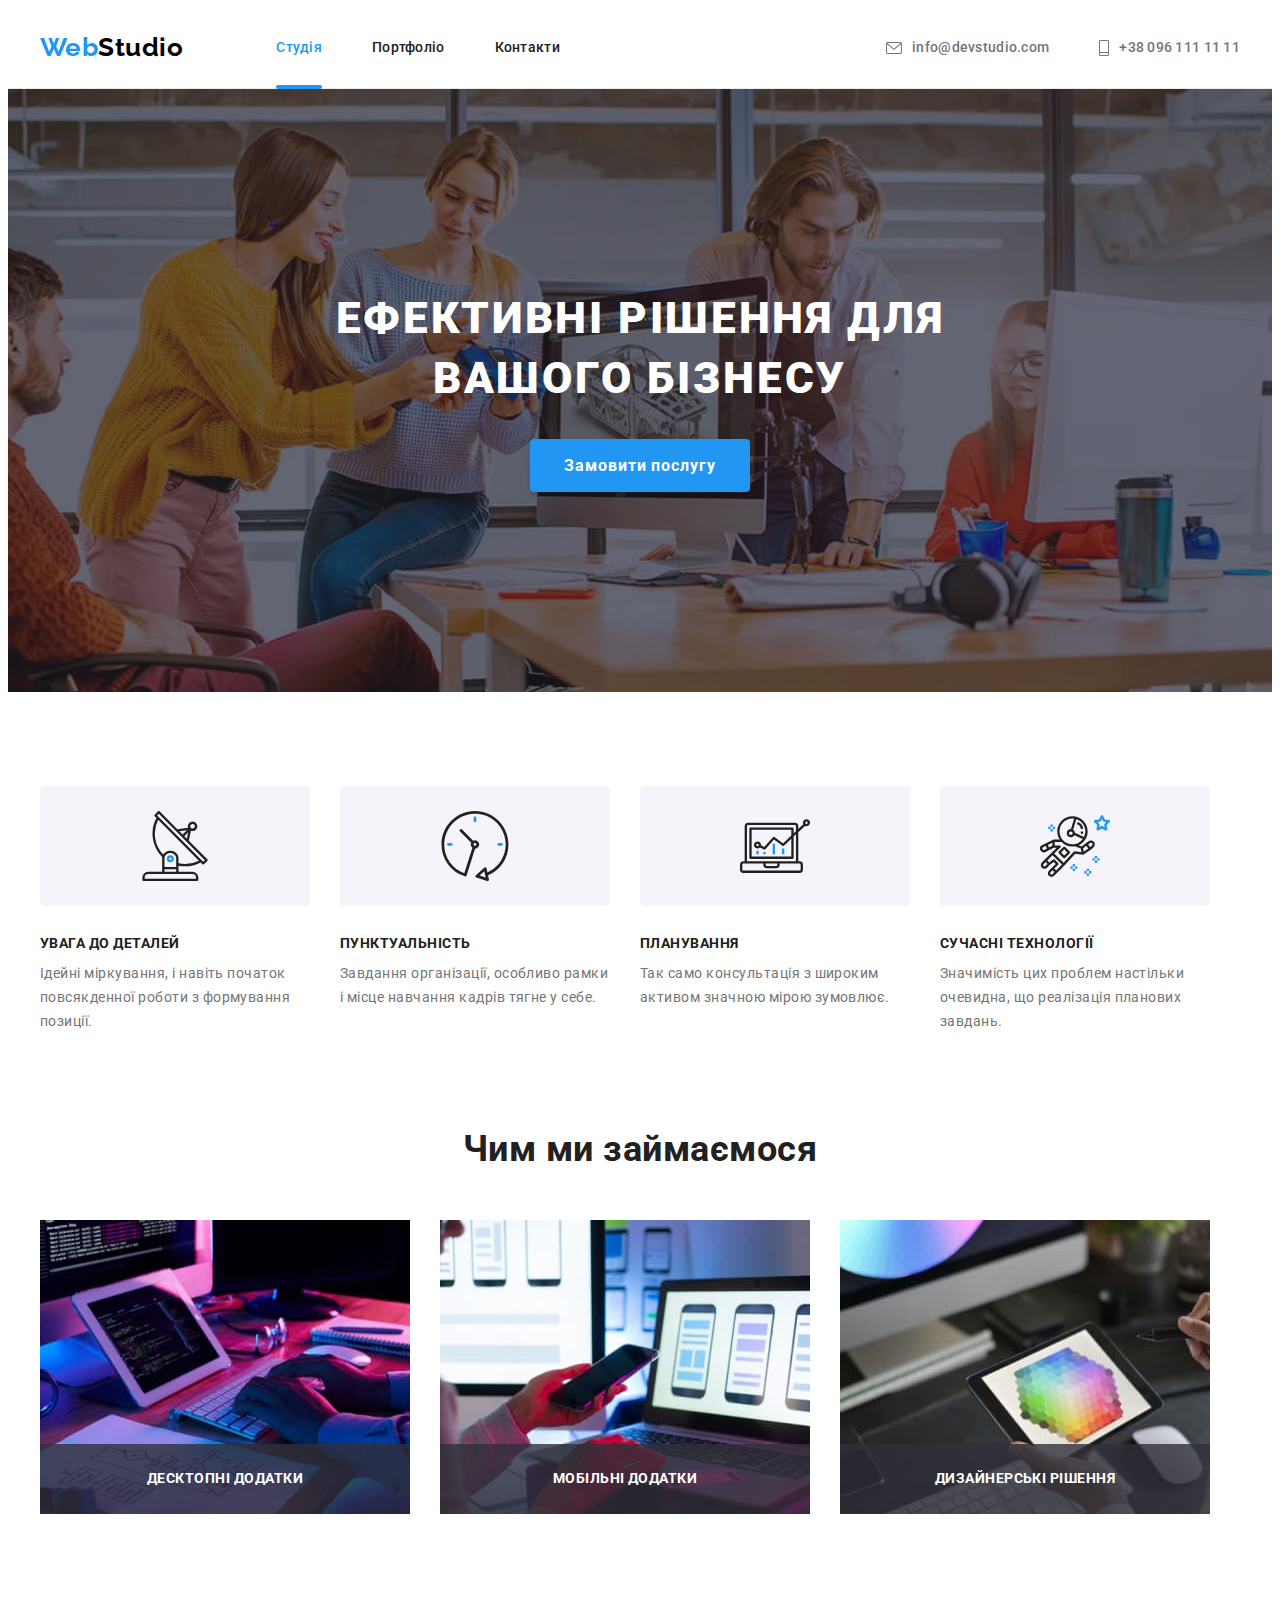
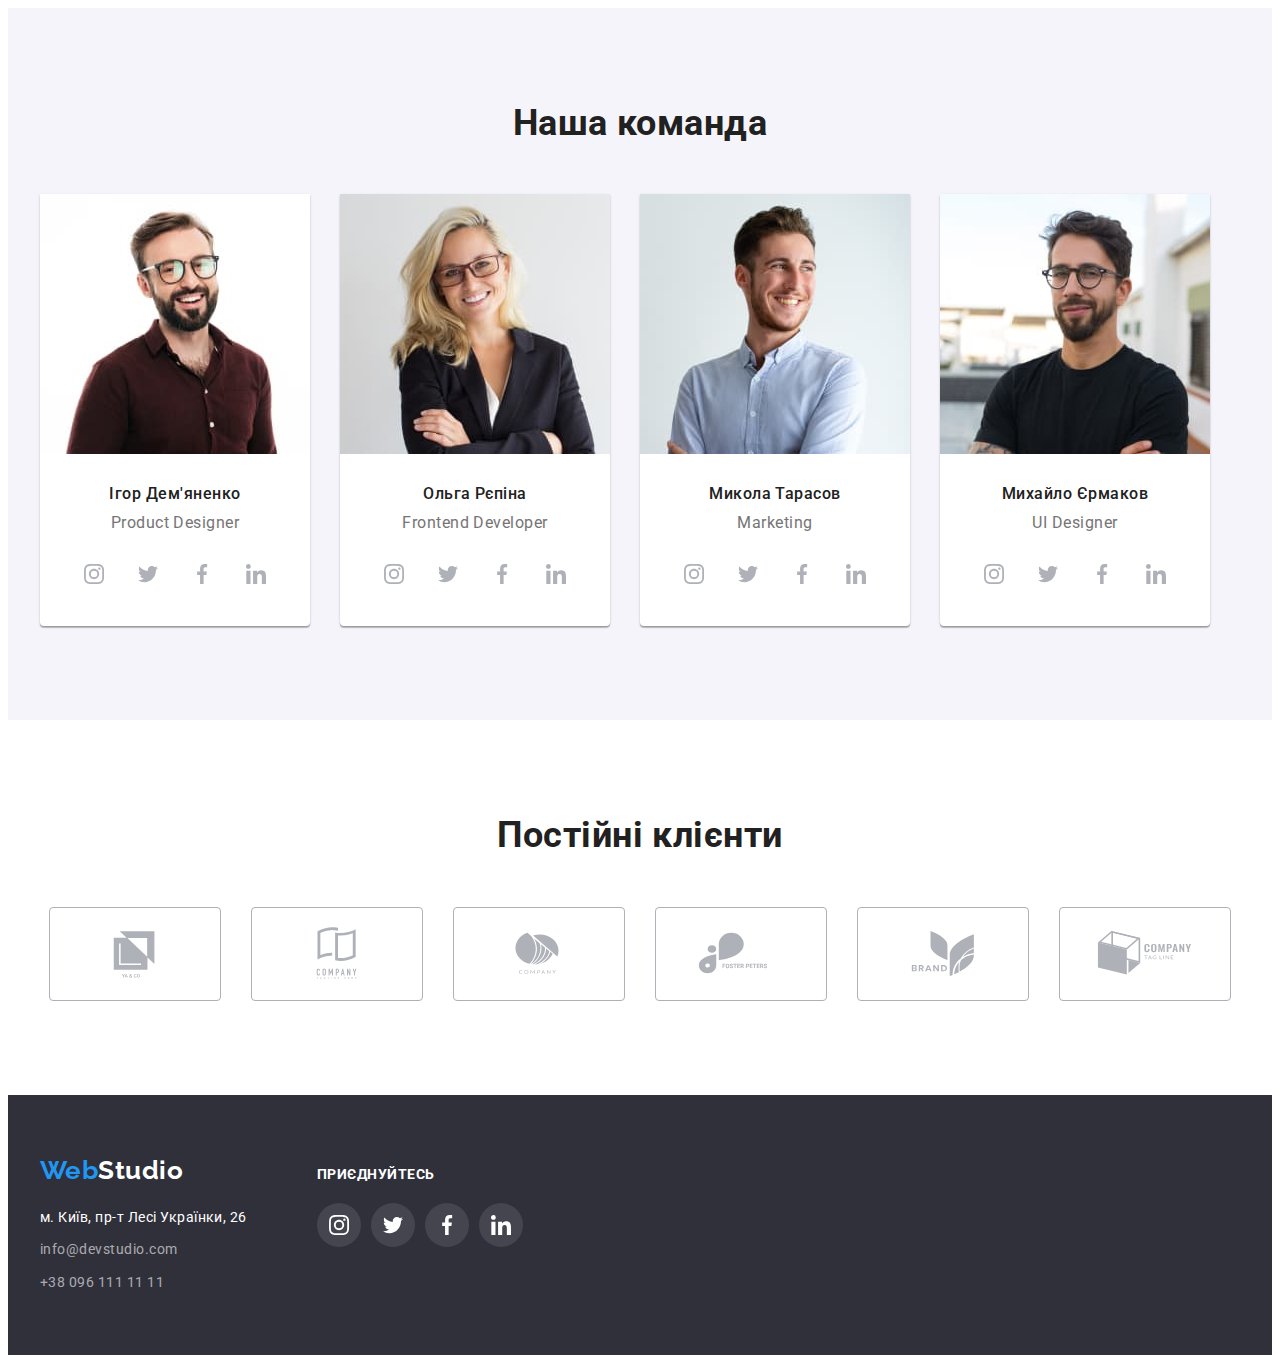
<file: index.html>
<!DOCTYPE html>
<html lang="uk">
  <head>
    <meta charset="UTF-8" />
    <meta http-equiv="X-UA-Compatible" content="IE=edge" />
    <meta name="viewport" content="width=device-width, initial-scale=1.0" />
    <title>WebStudio</title>
    <link rel="preconnect" href="https://fonts.googleapis.com" />
    <link rel="preconnect" href="https://fonts.gstatic.com" crossorigin />
    <!-- Fonts -->
    <link
      href="https://fonts.googleapis.com/css2?family=Raleway:wght@700&family=Roboto:wght@400;500;700;900&display=swap"
      rel="stylesheet"
    />
    <!-- Normalize -->
    <link
      rel="stylesheet"
      href="https://cdnjs.cloudflare.com/ajax/libs/modern-normalize/1.1.0/modern-normalize.min.css"
      integrity="sha512-wpPYUAdjBVSE4KJnH1VR1HeZfpl1ub8YT/NKx4PuQ5NmX2tKuGu6U/JRp5y+Y8XG2tV+wKQpNHVUX03MfMFn9Q=="
      crossorigin="anonymous"
      referrerpolicy="no-referrer"
    />
    <!-- CSS -->
    <link rel="stylesheet" href="./css/styles.css" />
  </head>

  <body>
    <!-- HEADER -->
    <header class="header-section">
      <div class="container header-container">
        <nav class="navigation">
          <a href="./index.html" class="logo link" lang="en"
            ><span class="logo-web">Web</span>Studio</a
          >
          <ul class="site-nav list">
            <li class="nav-item">
              <a href="./index.html" class="nav-link link current">Студія</a>
            </li>
            <li class="nav-item"><a href="./portfolio.html" class="nav-link link">Портфоліо</a></li>
            <li class="nav-item"><a href="#" class="nav-link link">Контакти</a></li>
          </ul>
        </nav>

        <!-- Contacts header -->
        <ul class="contact-list list">
          <li class="contact-item">
            <a href="mailto:info@devstudio.com" class="contact-email link"
              ><svg class="contact-icon" width="16" height="12">
                <use href="./images/icons.svg#mail"></use></svg
              >info@devstudio.com</a
            >
          </li>
          <li class="contact-item">
            <a href="tel:+380961111111" class="contact-phone link"
              ><svg class="contact-icon" width="10" height="16">
                <use href="./images/icons.svg#phone"></use></svg
              >+38 096 111 11 11</a
            >
          </li>
        </ul>
      </div>
    </header>

    <main>
      <!-- HERO -->
      <section class="hero">
        <div class="container">
          <h1 class="hero-title">Ефективні рішення для вашого бізнесу</h1>
          <button data-modal-open class="button-order" type="button">Замовити послугу</button>
          <div data-modal class="backdrop is-hidden">
            <div class="modal">
              <button data-modal-close class="close-btn">
                <svg class="close-icon" width="11" height="11">
                  <use href="./images/icons.svg#close"></use>
                </svg>
              </button>
            </div>
          </div>
        </div>
      </section>

      <!-- Переваги -->
      <section class="section">
        <div class="container">
          <h2 class="visually-hidden">Наші переваги</h2>
          <ul class="feature-list list">
            <li class="feature-item">
              <div class="thumb">
                <svg class="feature-icon" width="70" height="70">
                  <use href="./images/icons.svg#antenna"></use>
                </svg>
              </div>
              <h3 class="feature-title title">УВАГА ДО ДЕТАЛЕЙ</h3>
              <p class="text">
                Ідейні міркування, і навіть початок повсякденної роботи з формування позиції.
              </p>
            </li>
            <li class="feature-item">
              <div class="thumb">
                <svg class="feature-icon" width="70" height="70">
                  <use href="./images/icons.svg#clock"></use>
                </svg>
              </div>
              <h3 class="feature-title title">ПУНКТУАЛЬНІСТЬ</h3>
              <p class="text">
                Завдання організації, особливо рамки і місце навчання кадрів тягне у себе.
              </p>
            </li>
            <li class="feature-item">
              <div class="thumb">
                <svg class="feature-icon" width="70" height="70">
                  <use href="./images/icons.svg#diagram"></use>
                </svg>
              </div>
              <h3 class="feature-title title">ПЛАНУВАННЯ</h3>
              <p class="text">Так само консультація з широким активом значною мірою зумовлює.</p>
            </li>
            <li class="feature-item">
              <div class="thumb">
                <svg class="feature-icon" width="70" height="70">
                  <use href="./images/icons.svg#astronaut"></use>
                </svg>
              </div>
              <h3 class="feature-title title">СУЧАСНІ ТЕХНОЛОГІЇ</h3>
              <p class="text">
                Значимість цих проблем настільки очевидна, що реалізація планових завдань.
              </p>
            </li>
          </ul>
        </div>
      </section>

      <!-- Чим ми займаємося -->
      <section class="work section">
        <div class="container">
          <h2 class="work-title section-title">Чим ми займаємося</h2>
          <ul class="work-list list">
            <li>
              <div class="wrapper">
                <img
                  src="./images/work/coding.jpg"
                  alt="Розробка програмного забезпечення"
                  width="370"
                />
                <div class="overlay-box">
                  <p class="overlay-text">Десктопні додатки</p>
                </div>
              </div>
            </li>
            <li>
              <div class="wrapper">
                <img
                  src="./images/work/apps_for_phone.jpg"
                  alt="Тестування мобільного додатку"
                  width="370"
                />
                <div class="overlay-box">
                  <p class="overlay-text">Мобільні додатки</p>
                </div>
              </div>
            </li>
            <li>
              <div class="wrapper">
                <img
                  src="./images/work/apps_for_tablet.jpg"
                  alt="Робота з палітрою кольорів"
                  width="370"
                />
                <div class="overlay-box">
                  <p class="overlay-text">Дизайнерські рішення</p>
                </div>
              </div>
            </li>
          </ul>
        </div>
      </section>

      <!-- Наша команда -->
      <section class="team section">
        <div class="container">
          <h2 class="team-title section-title">Наша команда</h2>
          <ul class="team-list list">
            <li class="team-card">
              <img
                src="./images/team/product_designer.jpg"
                alt="фото Продукт дизайнер"
                width="270"
              />
              <div class="box">
                <h3 class="team-name">Ігор Дем'яненко</h3>
                <p class="team-job-title" lang="en">Product Designer</p>
                <ul class="socials list">
                  <li class="socials-item">
                    <a
                      class="socials-link link"
                      href="https://www.instagram.com"
                      target="_blank"
                      rel="nofollow noopener noreferrer"
                      aria-label="instagram"
                      ><svg class="socials-icon" width="20" height="20">
                        <use href="./images/icons.svg#instagram"></use></svg
                    ></a>
                  </li>
                  <li class="socials-item">
                    <a
                      class="socials-link link"
                      href="https://twitter.com"
                      target="_blank"
                      rel="nofollow noopener noreferrer"
                      aria-label="twitter"
                      ><svg class="socials-icon" width="20" height="20">
                        <use href="./images/icons.svg#twitter"></use></svg
                    ></a>
                  </li>
                  <li class="socials-item">
                    <a
                      class="socials-link link"
                      href="https://www.facebook.com"
                      target="_blank"
                      rel="nofollow noopener noreferrer"
                      aria-label="facebook"
                      ><svg class="socials-icon" width="20" height="20">
                        <use href="./images/icons.svg#facebook"></use></svg
                    ></a>
                  </li>
                  <li class="socials-item">
                    <a
                      class="socials-link link"
                      href="https://www.linkedin.com"
                      target="_blank"
                      rel="nofollow noopener noreferrer"
                      aria-label="linkedin"
                      ><svg class="socials-icon" width="20" height="20">
                        <use href="./images/icons.svg#linkedin"></use></svg
                    ></a>
                  </li>
                </ul>
              </div>
            </li>
            <li class="team-card">
              <img
                src="./images/team/frontend_developer.jpg"
                alt="фото Розробник інтерфейсу"
                width="270"
              />
              <div class="box">
                <h3 class="team-name">Ольга Рєпіна</h3>
                <p class="team-job-title" lang="en">Frontend Developer</p>
                <ul class="socials list">
                  <li class="socials-item">
                    <a
                      class="socials-link link"
                      href="https://www.instagram.com"
                      target="_blank"
                      rel="nofollow noopener noreferrer"
                      aria-label="instagram"
                      ><svg class="socials-icon" width="20" height="20">
                        <use href="./images/icons.svg#instagram"></use></svg
                    ></a>
                  </li>
                  <li class="socials-item">
                    <a
                      class="socials-link link"
                      href="https://twitter.com"
                      target="_blank"
                      rel="nofollow noopener noreferrer"
                      aria-label="twitter"
                      ><svg class="socials-icon" width="20" height="20">
                        <use href="./images/icons.svg#twitter"></use></svg
                    ></a>
                  </li>
                  <li class="socials-item">
                    <a
                      class="socials-link link"
                      href="https://www.facebook.com"
                      target="_blank"
                      rel="nofollow noopener noreferrer"
                      aria-label="facebook"
                      ><svg class="socials-icon" width="20" height="20">
                        <use href="./images/icons.svg#facebook"></use></svg
                    ></a>
                  </li>
                  <li class="socials-item">
                    <a
                      class="socials-link link"
                      href="https://www.linkedin.com"
                      target="_blank"
                      rel="nofollow noopener noreferrer"
                      aria-label="linkedin"
                      ><svg class="socials-icon" width="20" height="20">
                        <use href="./images/icons.svg#linkedin"></use></svg
                    ></a>
                  </li>
                </ul>
              </div>
            </li>
            <li class="team-card">
              <img src="./images/team/marketing.jpg" alt="фото Маркетинг" width="270" />
              <div class="box">
                <h3 class="team-name">Микола Тарасов</h3>
                <p class="team-job-title" lang="en">Marketing</p>
                <ul class="socials list">
                  <li class="socials-item">
                    <a
                      class="socials-link link"
                      href="https://www.instagram.com"
                      target="_blank"
                      rel="nofollow noopener noreferrer"
                      aria-label="instagram"
                      ><svg class="socials-icon" width="20" height="20">
                        <use href="./images/icons.svg#instagram"></use></svg
                    ></a>
                  </li>
                  <li class="socials-item">
                    <a
                      class="socials-link link"
                      href="https://twitter.com"
                      target="_blank"
                      rel="nofollow noopener noreferrer"
                      aria-label="twitter"
                      ><svg class="socials-icon" width="20" height="20">
                        <use href="./images/icons.svg#twitter"></use></svg
                    ></a>
                  </li>
                  <li class="socials-item">
                    <a
                      class="socials-link link"
                      href="https://www.facebook.com"
                      target="_blank"
                      rel="nofollow noopener noreferrer"
                      aria-label="facebook"
                      ><svg class="socials-icon" width="20" height="20">
                        <use href="./images/icons.svg#facebook"></use></svg
                    ></a>
                  </li>
                  <li class="socials-item">
                    <a
                      class="socials-link link"
                      href="https://www.linkedin.com"
                      target="_blank"
                      rel="nofollow noopener noreferrer"
                      aria-label="linkedin"
                      ><svg class="socials-icon" width="20" height="20">
                        <use href="./images/icons.svg#linkedin"></use></svg
                    ></a>
                  </li>
                </ul>
              </div>
            </li>
            <li class="team-card">
              <img
                src="./images/team/ui_designer.jpg"
                alt="фото Дизайнер інтерфейсу користувача"
                width="270"
              />
              <div class="box">
                <h3 class="team-name">Михайло Єрмаков</h3>
                <p class="team-job-title" lang="en">UI Designer</p>
                <ul class="socials list">
                  <li class="socials-item">
                    <a
                      class="socials-link link"
                      href="https://www.instagram.com"
                      target="_blank"
                      rel="nofollow noopener noreferrer"
                      aria-label="instagram"
                      ><svg class="socials-icon" width="20" height="20">
                        <use href="./images/icons.svg#instagram"></use></svg
                    ></a>
                  </li>
                  <li class="socials-item">
                    <a
                      class="socials-link link"
                      href="https://twitter.com"
                      target="_blank"
                      rel="nofollow noopener noreferrer"
                      aria-label="twitter"
                      ><svg class="socials-icon" width="20" height="20">
                        <use href="./images/icons.svg#twitter"></use></svg
                    ></a>
                  </li>
                  <li class="socials-item">
                    <a
                      class="socials-link link"
                      href="https://www.facebook.com"
                      target="_blank"
                      rel="nofollow noopener noreferrer"
                      aria-label="facebook"
                      ><svg class="socials-icon" width="20" height="20">
                        <use href="./images/icons.svg#facebook"></use></svg
                    ></a>
                  </li>
                  <li class="socials-item">
                    <a
                      class="socials-link link"
                      href="https://www.linkedin.com"
                      target="_blank"
                      rel="nofollow noopener noreferrer"
                      aria-label="linkedin"
                      ><svg class="socials-icon" width="20" height="20">
                        <use href="./images/icons.svg#linkedin"></use></svg
                    ></a>
                  </li>
                </ul>
              </div>
            </li>
          </ul>
        </div>
      </section>

      <!-- Постійні клієнти -->
      <section class="customers section">
        <div class="container">
          <h2 class="section-title">Постійні клієнти</h2>
          <ul class="clients list">
            <li class="client-card">
              <a class="card-link link" href="#"
                ><svg class="customer-icon" width="106" height="60">
                  <use href="./images/icons.svg#client-1"></use></svg
              ></a>
            </li>
            <li class="client-card">
              <a class="card-link link" href="#"
                ><svg class="customer-icon" width="106" height="60">
                  <use href="./images/icons.svg#client-2"></use></svg
              ></a>
            </li>
            <li class="client-card">
              <a class="card-link link" href="#"
                ><svg class="customer-icon" width="106" height="60">
                  <use href="./images/icons.svg#client-3"></use></svg
              ></a>
            </li>
            <li class="client-card">
              <a class="card-link link" href="#"
                ><svg class="customer-icon" width="106" height="60">
                  <use href="./images/icons.svg#client-4"></use></svg
              ></a>
            </li>
            <li class="client-card">
              <a class="card-link link" href="#"
                ><svg class="customer-icon" width="106" height="60">
                  <use href="./images/icons.svg#client-5"></use></svg
              ></a>
            </li>
            <li class="client-card">
              <a class="card-link link" href="#"
                ><svg class="customer-icon" width="106" height="60">
                  <use href="./images/icons.svg#client-6"></use></svg
              ></a>
            </li>
          </ul>
        </div>
      </section>
    </main>

    <!-- FOOTER -->
    <footer class="footer">
      <div class="container">
        <div class="footer-info">
          <a class="logo logo-footer" href="./index.html" lang="en"
            ><span class="logo-web">Web</span>Studio</a
          >
          <address class="address">
            <ul class="adress-list list">
              <li>
                <a
                  class="adress-map link"
                  href="https://goo.gl/maps/CPtrU1FHBa2aNyZL9"
                  target="_blank"
                  rel="noopener noreferrer"
                >
                  м. Київ, пр-т Лесі Українки, 26
                </a>
              </li>
              <li class="contact-footer">
                <a class="contact-link link" href="mailto:info@devstudio.com">
                  info@devstudio.com</a
                >
              </li>
              <li class="contact-footer">
                <a class="contact-link link" href="tel:+380961111111"> +38 096 111 11 11</a>
              </li>
            </ul>
          </address>
        </div>

        <!-- Footer socials -->
        <div class="footer-socials">
          <h2 class="section-title">Приєднуйтесь</h2>
          <ul class="socials list">
            <li class="socials-item">
              <a
                class="socials-link link"
                href="https://www.instagram.com"
                target="_blank"
                rel="nofollow noopener noreferrer"
                aria-label="instagram"
                ><svg class="socials-icon" width="20" height="20">
                  <use href="./images/icons.svg#instagram"></use></svg
              ></a>
            </li>
            <li class="socials-item">
              <a
                class="socials-link link"
                href="https://twitter.com"
                target="_blank"
                rel="nofollow noopener noreferrer"
                aria-label="twitter"
                ><svg class="socials-icon" width="20" height="20">
                  <use href="./images/icons.svg#twitter"></use></svg
              ></a>
            </li>
            <li class="socials-item">
              <a
                class="socials-link link"
                href="https://www.facebook.com"
                target="_blank"
                rel="nofollow noopener noreferrer"
                aria-label="facebook"
                ><svg class="socials-icon" width="20" height="20">
                  <use href="./images/icons.svg#facebook"></use></svg
              ></a>
            </li>
            <li class="socials-item">
              <a
                class="socials-link link"
                href="https://www.linkedin.com"
                target="_blank"
                rel="nofollow noopener noreferrer"
                aria-label="linkedin"
                ><svg class="socials-icon" width="20" height="20">
                  <use href="./images/icons.svg#linkedin"></use></svg
              ></a>
            </li>
          </ul>
        </div>
      </div>
    </footer>
    <script src="./js/modal.js"></script>
  </body>
</html>
</file>
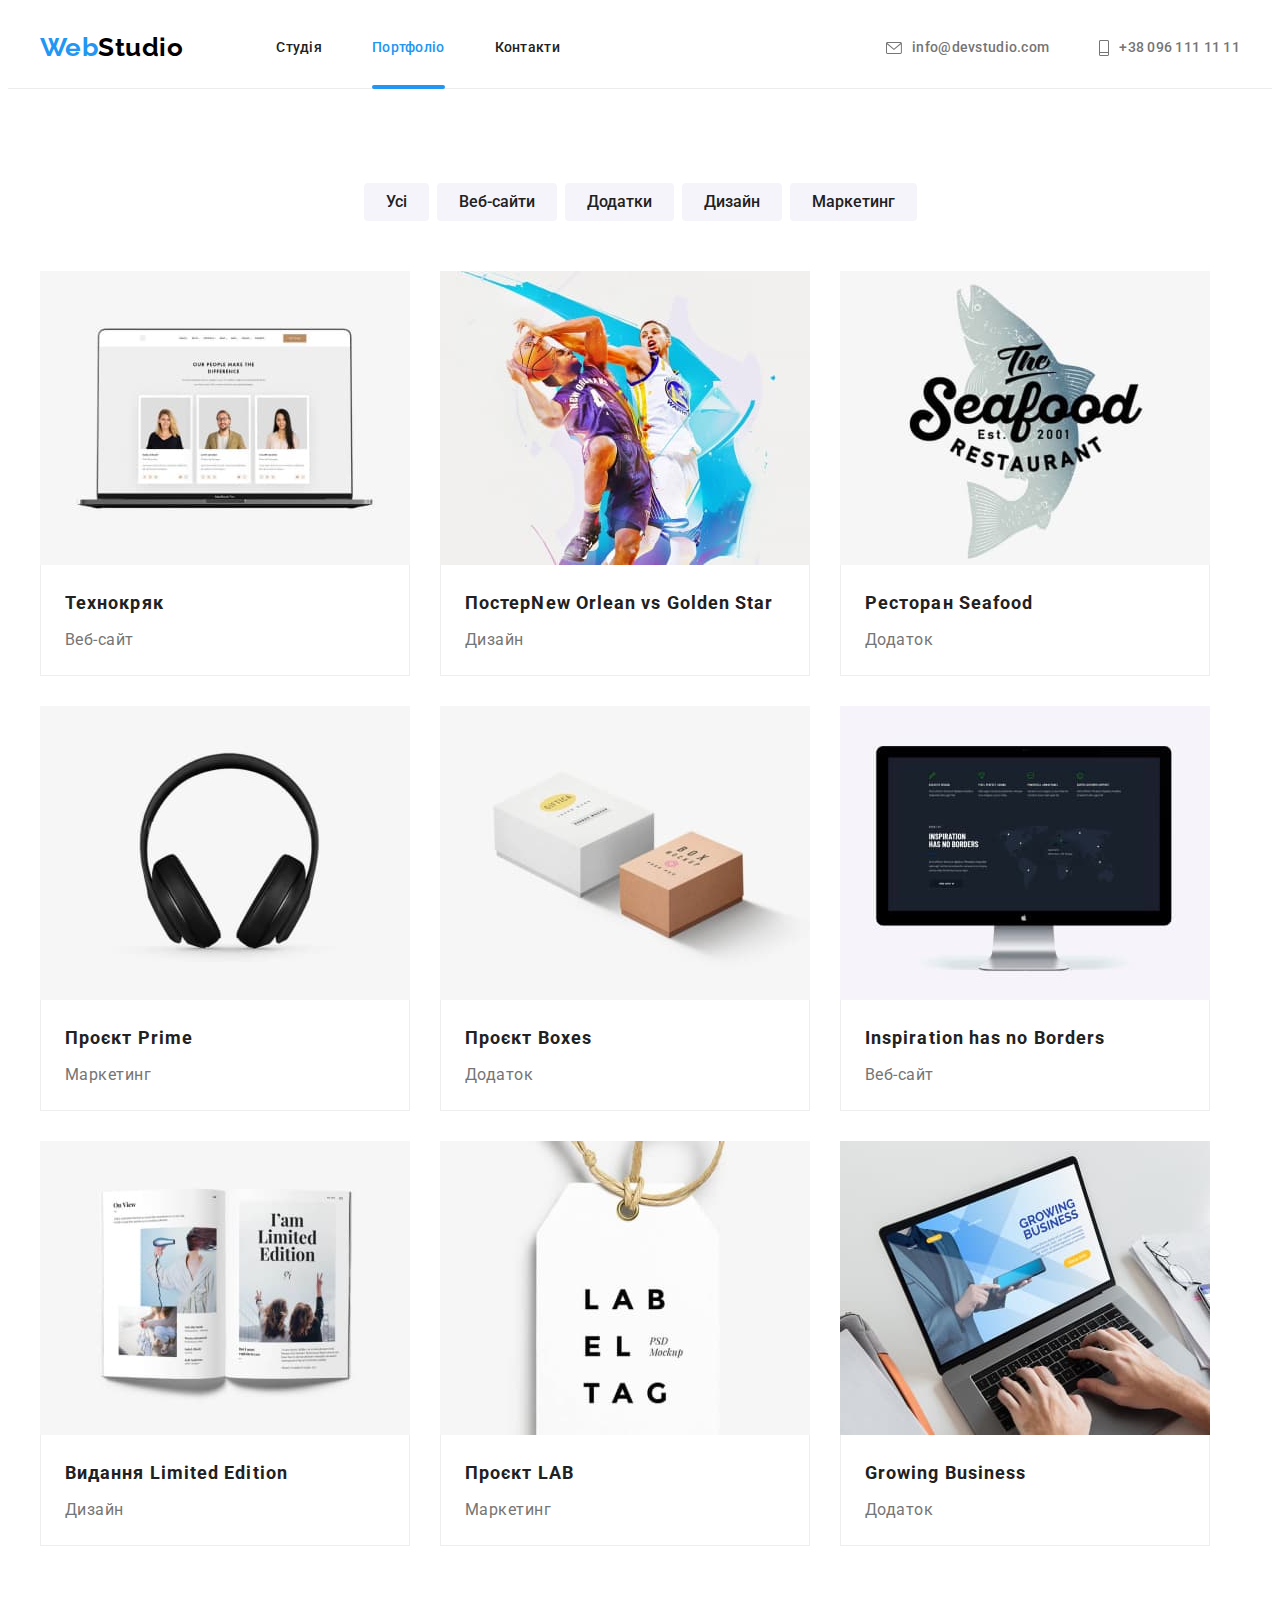
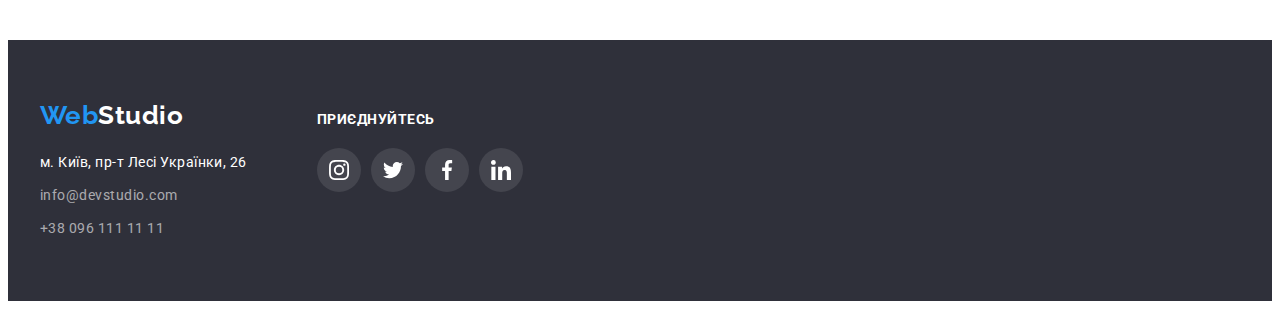
<file: portfolio.html>
<!DOCTYPE html>
<html lang="uk">
  <head>
    <meta charset="UTF-8" />
    <meta http-equiv="X-UA-Compatible" content="IE=edge" />
    <meta name="viewport" content="width=device-width, initial-scale=1.0" />
    <title>WebStudio</title>
    <link rel="preconnect" href="https://fonts.googleapis.com" />
    <link rel="preconnect" href="https://fonts.gstatic.com" crossorigin />
    <!-- Fonts -->
    <link
      href="https://fonts.googleapis.com/css2?family=Raleway:wght@700&family=Roboto:wght@400;500;700;900&display=swap"
      rel="stylesheet"
    />
    <!-- Normalize -->
    <link
      rel="stylesheet"
      href="https://cdnjs.cloudflare.com/ajax/libs/modern-normalize/1.1.0/modern-normalize.min.css"
      integrity="sha512-wpPYUAdjBVSE4KJnH1VR1HeZfpl1ub8YT/NKx4PuQ5NmX2tKuGu6U/JRp5y+Y8XG2tV+wKQpNHVUX03MfMFn9Q=="
      crossorigin="anonymous"
      referrerpolicy="no-referrer"
    />
    <!-- CSS -->
    <link rel="stylesheet" href="./css/styles.css" />
  </head>

  <body>
    <!-- HEADER -->
    <header class="header-section">
      <div class="container header-container">
        <nav class="navigation">
          <a href="./index.html" class="logo link" lang="en"
            ><span class="logo-web">Web</span>Studio</a
          >
          <ul class="site-nav list">
            <li class="nav-item"><a href="./index.html" class="nav-link link">Студія</a></li>
            <li class="nav-item">
              <a href="./portfolio.html" class="nav-link link current">Портфоліо</a>
            </li>
            <li class="nav-item"><a href="#" class="nav-link link">Контакти</a></li>
          </ul>
        </nav>

        <!-- Contacts header -->
        <ul class="contact-list list">
          <li class="contact-item">
            <a href="mailto:info@devstudio.com" class="contact-email link"
              ><svg class="contact-icon" width="16" height="12">
                <use href="./images/icons.svg#mail"></use></svg
              >info@devstudio.com</a
            >
          </li>
          <li class="contact-item">
            <a href="tel:+380961111111" class="contact-phone link"
              ><svg class="contact-icon" width="10" height="16">
                <use href="./images/icons.svg#phone"></use></svg
              >+38 096 111 11 11</a
            >
          </li>
        </ul>
      </div>
    </header>

    <!-- HERO -->
    <main>
      <section class="section">
        <div class="container">
          <h1 class="visually-hidden">Наші проекти</h1>
          <ul class="portfolio-list list">
            <li><button class="portfolio-btn" type="button">Усі</button></li>
            <li><button class="portfolio-btn" type="button">Веб-сайти</button></li>
            <li><button class="portfolio-btn" type="button">Додатки</button></li>
            <li><button class="portfolio-btn" type="button">Дизайн</button></li>
            <li><button class="portfolio-btn" type="button">Маркетинг</button></li>
          </ul>
          <ul class="site-list list">
            <li class="site">
              <a class="site-link link" href="#">
                <div class="visual-content">
                  <img
                    src="./images/portfolio/project1.jpg"
                    alt="Веб-сайт"
                    width="370"
                    height="294"
                  />
                  <div class="overlay">
                    <p class="overlay-site-text">
                      Ресурс пропонує комплексні пропозиції з різним рівнем функціоналу та сервісів.
                      Все це дозволить відвідувачу отримати вичерпні відомості про компанію чи
                      приватну особу.
                    </p>
                  </div>
                </div>
                <div class="site-container">
                  <h2 class="site-name">Технокряк</h2>
                  <p class="site-type">Веб-сайт</p>
                </div>
              </a>
            </li>
            <li class="site">
              <a class="site-link link" href="#">
                <div class="visual-content">
                  <img
                    src="./images/portfolio/project2.jpg"
                    alt="Веб-сайт"
                    width="370"
                    height="294"
                  />
                  <div class="overlay">
                    <p class="overlay-site-text">
                      Ресурс пропонує комплексні пропозиції з різним рівнем функціоналу та сервісів.
                      Все це дозволить відвідувачу отримати вичерпні відомості про компанію чи
                      приватну особу.
                    </p>
                  </div>
                </div>
                <div class="site-container">
                  <h2 class="site-name">Постер<span lang="en">New Orlean vs Golden Star</span></h2>
                  <p class="site-type">Дизайн</p>
                </div>
              </a>
            </li>
            <li class="site">
              <a class="site-link link" href="#">
                <div class="visual-content">
                  <img
                    src="./images/portfolio/project3.jpg"
                    alt="Веб-сайт"
                    width="370"
                    height="294"
                  />
                  <div class="overlay">
                    <p class="overlay-site-text">
                      Ресурс пропонує комплексні пропозиції з різним рівнем функціоналу та сервісів.
                      Все це дозволить відвідувачу отримати вичерпні відомості про компанію чи
                      приватну особу.
                    </p>
                  </div>
                </div>
                <div class="site-container">
                  <h2 class="site-name">Ресторан <span lang="en">Seafood</span></h2>
                  <p class="site-type">Додаток</p>
                </div>
              </a>
            </li>
            <li class="site">
              <a class="site-link link" href="#">
                <div class="visual-content">
                  <img
                    src="./images/portfolio/project4.jpg"
                    alt="Веб-сайт"
                    width="370"
                    height="294"
                  />
                  <div class="overlay">
                    <p class="overlay-site-text">
                      Ресурс пропонує комплексні пропозиції з різним рівнем функціоналу та сервісів.
                      Все це дозволить відвідувачу отримати вичерпні відомості про компанію чи
                      приватну особу.
                    </p>
                  </div>
                </div>
                <div class="site-container">
                  <h2 class="site-name">Проєкт <span lang="en">Prime</span></h2>
                  <p class="site-type">Маркетинг</p>
                </div>
              </a>
            </li>
            <li class="site">
              <a class="site-link link" href="#">
                <div class="visual-content">
                  <img
                    src="./images/portfolio/project5.jpg"
                    alt="Веб-сайт"
                    width="370"
                    height="294"
                  />
                  <div class="overlay">
                    <p class="overlay-site-text">
                      Ресурс пропонує комплексні пропозиції з різним рівнем функціоналу та сервісів.
                      Все це дозволить відвідувачу отримати вичерпні відомості про компанію чи
                      приватну особу.
                    </p>
                  </div>
                </div>
                <div class="site-container">
                  <h2 class="site-name">Проєкт <span lang="en">Boxes</span></h2>
                  <p class="site-type">Додаток</p>
                </div>
              </a>
            </li>
            <li class="site">
              <a class="site-link link" href="#">
                <div class="visual-content">
                  <img
                    src="./images/portfolio/project6.jpg"
                    alt="Веб-сайт"
                    width="370"
                    height="294"
                  />
                  <div class="overlay">
                    <p class="overlay-site-text">
                      Ресурс пропонує комплексні пропозиції з різним рівнем функціоналу та сервісів.
                      Все це дозволить відвідувачу отримати вичерпні відомості про компанію чи
                      приватну особу.
                    </p>
                  </div>
                </div>
                <div class="site-container">
                  <h2 class="site-name" lang="en">Inspiration has no Borders</h2>
                  <p class="site-type">Веб-сайт</p>
                </div>
              </a>
            </li>
            <li class="site">
              <a class="site-link link" href="#">
                <div class="visual-content">
                  <img
                    src="./images/portfolio/project7.jpg"
                    alt="Веб-сайт"
                    width="370"
                    height="294"
                  />
                  <div class="overlay">
                    <p class="overlay-site-text">
                      Ресурс пропонує комплексні пропозиції з різним рівнем функціоналу та сервісів.
                      Все це дозволить відвідувачу отримати вичерпні відомості про компанію чи
                      приватну особу.
                    </p>
                  </div>
                </div>
                <div class="site-container">
                  <h2 class="site-name">Видання <span lang="en">Limited Edition</span></h2>
                  <p class="site-type">Дизайн</p>
                </div>
              </a>
            </li>
            <li class="site">
              <a class="site-link link" href="#">
                <div class="visual-content">
                  <img
                    src="./images/portfolio/project8.jpg"
                    alt="Веб-сайт"
                    width="370"
                    height="294"
                  />
                  <div class="overlay">
                    <p class="overlay-site-text">
                      Ресурс пропонує комплексні пропозиції з різним рівнем функціоналу та сервісів.
                      Все це дозволить відвідувачу отримати вичерпні відомості про компанію чи
                      приватну особу.
                    </p>
                  </div>
                </div>
                <div class="site-container">
                  <h2 class="site-name">Проєкт <span lang="en">LAB</span></h2>
                  <p class="site-type">Маркетинг</p>
                </div>
              </a>
            </li>
            <li class="site">
              <a class="site-link link" href="#">
                <div class="visual-content">
                  <img
                    src="./images/portfolio/project9.jpg"
                    alt="Веб-сайт"
                    width="370"
                    height="294"
                  />
                  <div class="overlay">
                    <p class="overlay-site-text">
                      Ресурс пропонує комплексні пропозиції з різним рівнем функціоналу та сервісів.
                      Все це дозволить відвідувачу отримати вичерпні відомості про компанію чи
                      приватну особу.
                    </p>
                  </div>
                </div>
                <div class="site-container">
                  <h2 class="site-name" lang="en">Growing Business</h2>
                  <p class="site-type">Додаток</p>
                </div>
              </a>
            </li>
          </ul>
        </div>
      </section>
    </main>

    <!-- FOOTER -->
    <footer class="footer">
      <div class="container">
        <div class="footer-info">
          <a class="logo logo-footer" href="./index.html" lang="en"
            ><span class="logo-web">Web</span>Studio</a
          >
          <address class="address">
            <ul class="adress-list list">
              <li>
                <a
                  class="adress-map link"
                  href="https://goo.gl/maps/CPtrU1FHBa2aNyZL9"
                  target="_blank"
                  rel="noopener noreferrer"
                >
                  м. Київ, пр-т Лесі Українки, 26
                </a>
              </li>
              <li class="contact-footer">
                <a class="contact-link link" href="mailto:info@devstudio.com">
                  info@devstudio.com</a
                >
              </li>
              <li class="contact-footer">
                <a class="contact-link link" href="tel:+380961111111"> +38 096 111 11 11</a>
              </li>
            </ul>
          </address>
        </div>

        <!-- Footer socials -->
        <div class="footer-socials">
          <h2 class="section-title">Приєднуйтесь</h2>
          <ul class="socials list">
            <li class="socials-item">
              <a
                class="socials-link link"
                href="https://www.instagram.com"
                target="_blank"
                rel="nofollow noopener noreferrer"
                aria-label="instagram"
                ><svg class="socials-icon" width="20" height="20">
                  <use href="./images/icons.svg#instagram"></use></svg
              ></a>
            </li>
            <li class="socials-item">
              <a
                class="socials-link link"
                href="https://twitter.com"
                target="_blank"
                rel="nofollow noopener noreferrer"
                aria-label="twitter"
                ><svg class="socials-icon" width="20" height="20">
                  <use href="./images/icons.svg#twitter"></use></svg
              ></a>
            </li>
            <li class="socials-item">
              <a
                class="socials-link link"
                href="https://www.facebook.com"
                target="_blank"
                rel="nofollow noopener noreferrer"
                aria-label="facebook"
                ><svg class="socials-icon" width="20" height="20">
                  <use href="./images/icons.svg#facebook"></use></svg
              ></a>
            </li>
            <li class="socials-item">
              <a
                class="socials-link link"
                href="https://www.linkedin.com"
                target="_blank"
                rel="nofollow noopener noreferrer"
                aria-label="linkedin"
                ><svg class="socials-icon" width="20" height="20">
                  <use href="./images/icons.svg#linkedin"></use></svg
              ></a>
            </li>
          </ul>
        </div>
      </div>
    </footer>
  </body>
</html>
</file>
<file: css/styles.css>
/* основной цвет текста - #212121 */
/* вторичный цвет текста - #757575 */
/* акцент - #2196F3 */
/* белый - #FFFFFF */
:root {
    --primary-font: 'Roboto', sans-serif;
    --secondary-font: 'Raleway', sans-serif;
    --primary-background-color:#fff;
    --secondary-background-color:#2F303A;
    --third-background-color:#F5F4FA;
    --primary-text-color-theme-light:#212121;
    --secondary-text-color-theme-light:#757575;
    --third-text-color-theme-dark:rgba(255, 255, 255, 0.6);
    --primary-text-color-theme-dark: #FFFFFF;
    --accent-color:#2196F3;
    --logo-color:#000000;
    --order-button-background-color: #188CE8;
    --overlay-color: rgba(47, 48, 58, 0.4);
    --modal-bg-color: #00000033;
    --transition: 250ms cubic-bezier(0.4, 0, 0.2, 1);
}

body {
    background-color: var(--primary-background-color);
    color: var(--primary-text-color-theme-light);
    font-family: var(--primary-font);
    letter-spacing: 0.03em;
}

h1,h2,h3,h4,h5,h6,p,ul {
    margin: 0;
    padding: 0;
}

/* Reset start */

.link {
    text-decoration: none;
}

.list {
    list-style: none;
}

.text {
    color: var(--secondary-text-color-theme-light);
}

img {
    display: block;
    max-width: 100%;
}

.visually-hidden {
    position: absolute;
    width: 1px;
    height: 1px;
    margin: -1px;
    border: 0;
    padding: 0;

    white-space: nowrap;
    clip-path: inset(100%);
    clip: rect(0 0 0 0);
    overflow: hidden;
}
/* Reset finish */

.container {
    width: 1200px;
    margin-left: auto;
    margin-right: auto;
    padding-left: 15px;
    padding-right: 15px;
}

/* HEADER */

.header-container {
    display: flex;
    align-items: center;
}

.header-section {
    border-bottom: 1px solid #ECECEC;;
}

/* Logo */

.logo {
    font-family: var(--secondary-font);
    font-weight: 700;
    font-size: 26px;
    line-height: 1.19;
    text-decoration: none;

    color: var(--logo-color);
    display: block;
}

.logo-web {
    color: var(--accent-color);
}

.navigation .logo {
    padding-top: 24px;
    padding-bottom: 24px;;
    margin-right: 93px;
}

/* Site nav */

.navigation {
    display: flex;
}

.site-nav {
    display: flex;
    align-items: center;
}

.site-nav .link {
    color: var(--primary-text-color-theme-light);
}

.site-nav .link:hover,
.site-nav .link:focus {
    color: var(--accent-color);
}

.nav-link.current {
    color: var(--accent-color);
}

.nav-link.current::after {
    content: '';
    position: absolute;
    bottom: -1px;
    left: 0;

    display: block; 
    width: 100%;
    height: 4px;

    border-radius: 2px;
    background-color: var(--accent-color)
}

.nav-link {
    font-weight: 500;
    font-size: 14px;
    line-height: 1.14;
    letter-spacing: 0.02em;
    position: relative;
    
    color: var(--primary-text-color-theme-light);
    padding-top: 32px;
    padding-bottom: 32px;
    display: block;
    transition: color var(--transition);
}


.nav-item:not(:last-child) {
    margin-right: 50px;
}

/* CONTACTS - HEADER */

.contact-list {
    display: flex;
    margin-left: auto;
}

.contact-item {
    font-weight: 500;
    font-size: 14px;
    line-height: 1.14;
    letter-spacing: 0.02em;
    
    color: var(--secondary-text-color-theme-light);
}

.contact-item:not(:last-child) {
    margin-right: 50px;
}

.contact-email,
.contact-phone {
    color: var(--secondary-text-color-theme-light);
    display: flex;
    align-items: center;
    padding-top: 32px;
    padding-bottom: 32px;
    gap: 10px;
    transition: color var(--transition);
}

.adress-city:hover,
.adress-city:focus,
.contact-email:hover,
.contact-email:focus,
.contact-phone:hover,
.contact-phone:focus {
    color: var(--accent-color);
}

.contact-icon {
    fill: currentColor;
}

/* HERO */

.hero {
    background: rgba(47, 48, 58, 0.4);
    text-align: center;
    max-width: 1600px;
    padding-top: 200px;
    padding-bottom: 200px;
    background-image: linear-gradient(to right, var(--overlay-color), var(--overlay-color)), url(../images/hero.jpg);
    margin-left: auto;
    margin-right: auto;
    background-size: cover;
    background-repeat: no-repeat;
    background-position: center;
}

.hero-title {
    font-weight: 900;
    font-size: 44px;
    line-height: 1.36;
    text-align: center;
    letter-spacing: 0.06em;
    text-transform: uppercase;

    color: var(--primary-background-color);
    max-width: 693px;
    margin: 0 auto;
}

.button-order {
    font-weight: 700;
    font-size: 16px;
    font-family: inherit;
    line-height: 1.86;
    align-items: center;
    text-align: center;
    letter-spacing: 0.06em;
    cursor: pointer;

    color: var(--primary-text-color-theme-dark);
    background-color: var(--accent-color);

    box-shadow: 0px 4px 4px rgba(0, 0, 0, 0.15);
    border-radius: 4px;
    border-color: transparent;

    margin-top: 30px;
    padding: 10px 32px;
}

.button-order:hover,
.button-order:focus {
    background-color: var(--order-button-background-color);
}

/* ----------------modal-------------------- */

.backdrop {
    position: fixed;
    visibility: visible;
    top: 0;
    left: 0;
    width: 100%;
    height: 100%;
    background-color: var(--modal-bg-color);
    opacity: 1;
    z-index: 1;

    transition: opacity var(--transition),
        visibility var(--transition);
}

.backdrop.is-hidden {
    visibility: hidden;
    opacity: 0;
    pointer-events: none;
    transition: opacity var(--transition),
        visibility var(--transition);
}

.close-btn {
    position: absolute;
    width: 30px;
    height: 30px;
    top: 8px;
    right: 8px;
    fill: var(--primary-text-color-theme-light);
    background: var(--primary-text-color-theme-dark);
    border: 1px solid rgba(0, 0, 0, 0.1);
    border-radius: 50%;
    cursor: pointer;
    transition: fill var(--transition);
}

.close-btn:hover,
.close-btn:focus {
    fill: var(--accent-color);
}

.backdrop.is-hidden .modal {
    transform: translate(-50%, -50%) scale(0.9);
}

.modal {
    position: absolute;
    top: 50%;
    left: 50%;

    min-height: 581px;
    min-width: 528px;
    background-color: var(--primary-text-color-theme-dark);
    box-shadow: 0px 1px 3px rgba(0, 0, 0, 0.12), 0px 1px 1px rgba(0, 0, 0, 0.14),
        0px 2px 1px rgba(0, 0, 0, 0.2);
    border-radius: 4px;

    transform: translate(-50%, -50%) scale(1);
    transition: transform 250ms cubic-bezier(0.4, 0, 0.2, 1);
}

/* Section */

.section {
    display: block;
    padding-top: 94px;
    padding-bottom: 94px;
}

.section-title {
    font-weight: 700;
    font-size: 36px;
    line-height: 1.17;
    text-align: center;

color: var(--primary-text-color-theme-light);
}

.title {
    font-weight: 700;
    font-size: 14px;
    line-height: 1.14;
    text-transform: uppercase;
}

.text {
    font-size: 14px;
    line-height: 1.71;

    color: var(--secondary-text-color-theme-light);
}

/* Feature list */

.feature-list {
    display: flex;
    gap: 30px;
}

.feature-item {
    width: 270px;
}

.thumb {
    display: flex;
    align-items: center;
    justify-content: center;
    height: 120px;
    background: #F5F4FA;
    border-radius: 4px;
    margin-bottom: 30px;
}

.feature-title {
    margin-bottom: 10px;
}

/* Work */

.work {
    padding-top: 0;
}

.work-title {
    margin-bottom: 50px;
}

.work-list {
    display: flex;
    flex-wrap: wrap;
    gap: 30px;
}

.wrapper {
    position: relative;
}

.overlay-box {
    position: absolute;
    bottom: 0;
    left: 0;

    width: 100%;
    height: 70px;
    background-color: rgba(47, 48, 58, 0.8);;
}

.overlay-text {
    font-weight: 700;
    font-size: 14px;
    line-height: 1.14;
    text-transform: uppercase;
    display: flex;
    justify-content: center;
    align-items: center;
    width: 100%;
    height: 70px;

    color: #FFFFFF;
    /* outline: 2px solid tomato; */
}

/* Our Team */

.team {
    background-color: var(--third-background-color);
}

.team-title {
    margin-bottom: 50px;
}

.team-list {
    display: flex;
    gap: 30px;
}

.team-card {
    box-shadow: 0px 1px 3px rgba(0, 0, 0, 0.12), 0px 1px 1px rgba(0, 0, 0, 0.14), 0px 2px 1px rgba(0, 0, 0, 0.2);
    border-radius: 0px 0px 4px 4px;

    background-color: var(--primary-background-color);
}

.box {
    padding-top: 30px;
    padding-bottom: 30px;
}

.team-name {
    font-weight: 500;
    font-size: 16px;
    line-height: 1.19;
    text-align: center;
    margin-bottom: 10px;
}

.team-job-title {
    font-size: 16px;
    line-height: 1.19;
    text-align: center;
    margin-bottom: 16px;

    color: var(--secondary-text-color-theme-light)
}

/* SOCIALS */

.socials {
    display: flex;
    justify-content: center;
    gap: 10px;
}

.socials-link {
    display: flex;
    align-items: center;
    justify-content: center;
    
    width: 44px;
    height: 44px;
    background-color: #fff;
    color: rgba(175, 177, 184, 1);
    border-radius: 50%;
    transition: color var(--transition), background-color var(--transition);
}

.socials-icon {
    fill: currentColor;
}

.socials-link:hover,
.socials-link:focus {
    color: rgba(255, 255, 255, 1);
    background-color: var(--accent-color);
}

/* Regular Customers */

.clients {
    display: flex;
    justify-content: center;
    align-items: center;
    gap: 30px;
    margin-top: 50px;
}

.client-card {
    flex-basis: calc(100% - 5 * var(--card-gap) / 6);
}

.card-link {
    display: flex;
    align-items: center;
    justify-content: center;
    width: 170px;
    height: 92px;
    color: #AFB1B8;
    border: 1px solid #AFB1B8;
    border-radius: 4px;
    transition: color var(--transition), border-color var(--transition);
}

.customer-icon {
    fill: currentColor;
}

.card-link:hover,
.card-link:focus {
    color: var(--accent-color);
    border-color: var(--accent-color);
}

/* FOOTER */
.footer {
    padding-top: 60px;
    padding-bottom: 60px;

    background-color: var(--secondary-background-color);
}

.footer .container {
    display: flex;
    align-items: baseline;
    gap: 70px;
}

.logo-footer {
    color: var(--primary-text-color-theme-dark);
}

.address {
    margin-top: 20px;
}

.adress-list {
    font-family: var(--primary-font);
    font-style: normal;
    font-size: 14px;
    line-height: 1.71;
}

.adress-map {
    color: var(--primary-text-color-theme-dark);
    transition: color var(--transition);
}

.contact-footer {
    margin-top: 9px;
}

.contact-link {
    display: inline-block;
    color: var(--third-text-color-theme-dark);

    transition: color var(--transition);
}

.adress-map:hover,
.adress-map:focus,
.contact-link:hover,
.contact-link:focus {
    color: var(--accent-color);
}


/* Footer socials */

.footer-socials {
    display: block;
}

.footer-socials .section-title {
    display: block;
    text-align: left;
}

.footer-socials .section-title {
    font-size: 14px;
    line-height: 1.14;
    text-transform: uppercase;
    
    color: #FFFFFF;
}

.socials {
    margin-top: 20px;
}

.footer-socials .socials-link {
    color: #FFFFFF;
    background: rgba(255, 255, 255, 0.1);
}

.footer-socials .socials-link:hover,
.footer-socials .socials-link:focus {
    color: rgba(255, 255, 255, 1);
    background-color: var(--accent-color);
}

/* ==================================== */
/* PORTFOLIO */
/* ==================================== */

.portfolio-list {
    display: flex;
    justify-content: center;
    gap: 8px;
    margin-bottom: 50px;
}

.portfolio-btn {
    font-family: inherit;
    font-weight: 500;
    font-size: 16px;
    line-height: 1.63;
    text-align: center;
    cursor: pointer;

    background-color: var(--third-background-color);
    color: var(--primary-text-color-theme-light);
    border: transparent;
    border-radius: 4px;
    padding: 6px 22px;
    transition: color var(--transition),
        box-shadow var(--transition),
        background-color var(--transition);
}

.portfolio-btn:hover,
.portfolio-btn:focus {
    background-color: var(--accent-color);
    color: var(--primary-text-color-theme-dark);
    box-shadow: 0px 3px 1px rgba(0, 0, 0, 0.1), 0px 1px 2px rgba(0, 0, 0, 0.08), 0px 2px 2px rgba(0, 0, 0, 0.12);
}

.site-list {
    display: flex;
    flex-wrap: wrap;
    gap: 30px;
}

.site-link {
    display: block;
    transition: box-shadow var(--transition);
}

.site-link:hover,
.site-link:focus {
    box-shadow: 0px 1px 1px rgba(0, 0, 0, 0.12), 0px 4px 4px rgba(0, 0, 0, 0.06), 1px 4px 6px rgba(0, 0, 0, 0.16);
}   

.site-container {
    border-right: 1px solid #EEEEEE;
    border-bottom: 1px solid #EEEEEE;
    border-left: 1px solid #EEEEEE;
    padding: 20px 24px;
}

.site-name {
    font-weight: 700;
    font-size: 18px;
    line-height: 2.0;
    letter-spacing: 0.06em;

    color: var(--primary-text-color-theme-light);
    margin-bottom: 4px;
}

.site-type {
    font-size: 16px;
    line-height: 1.88;

    color: var(--secondary-text-color-theme-light);
}

.visual-content {
    position: relative;
    overflow: hidden;
}

.overlay-site-text {
    position: absolute;
    text-transform: inherit;

    font-size: 18px;
    line-height: 1.56;
    letter-spacing: 0.03em;
    color: var(--primary-text-color-theme-dark);

    max-width: 322px;
    left: 25px;
    top: 63px;
}

.overlay {
    position: absolute;
    width: 100%;
    height: 100%;
    background-color: rgba(33, 150, 243, 0.9);

    transform: translateY(0);
    transition: transform var(--transition);
}


.site:focus .overlay,
.site:hover .overlay,
.site-link:hover .overlay,
.site-link:focus .overlay {
    transform: translateY(-100%);
}
</file>
